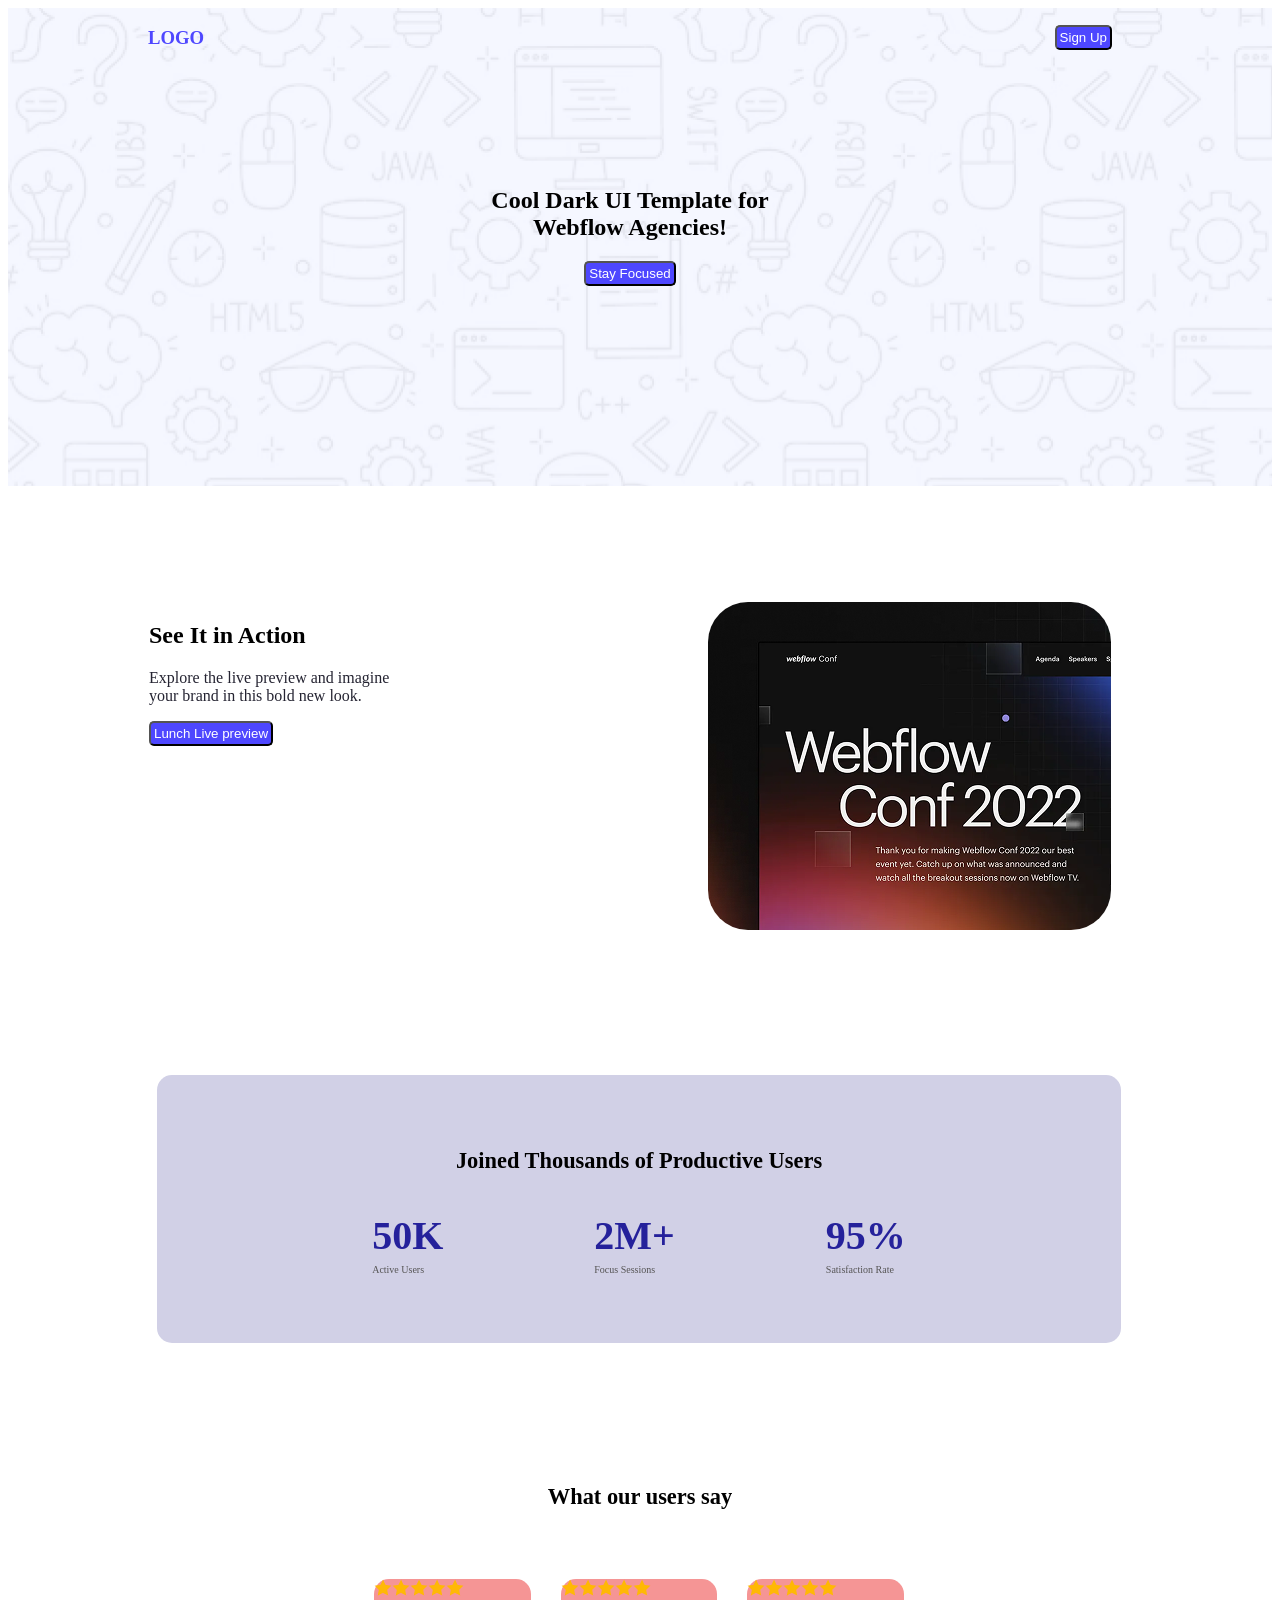
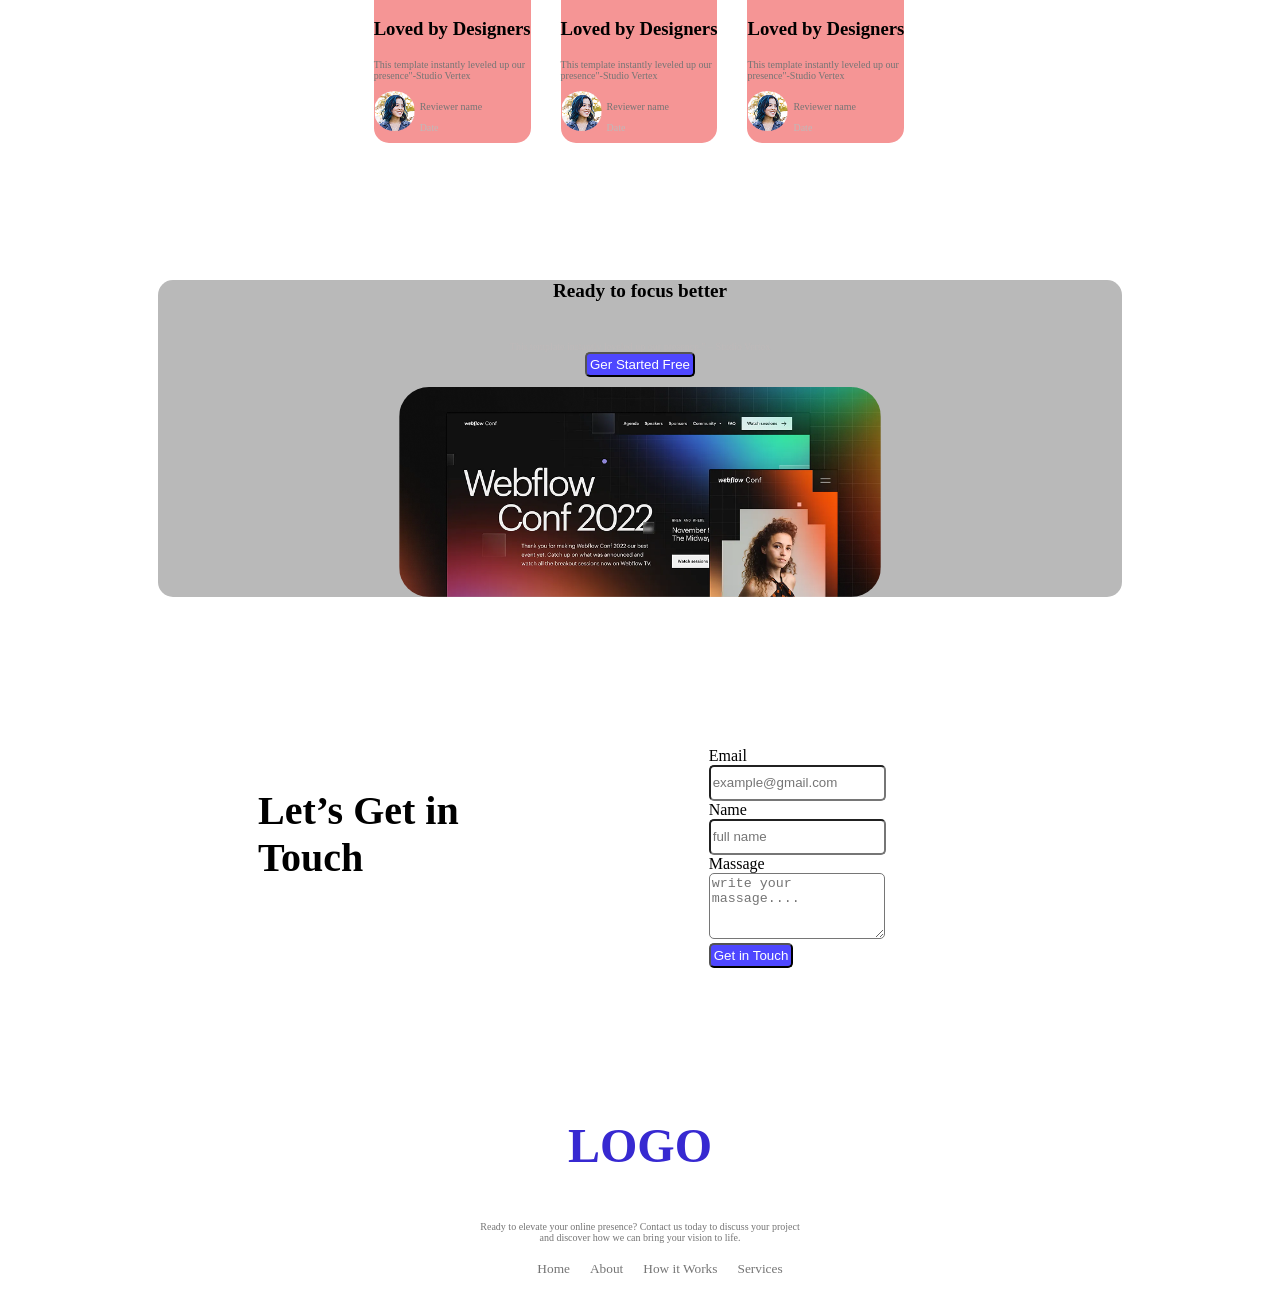
<file: index.html>
<!DOCTYPE html>
<html lang="en">
<head>
    <meta charset="UTF-8">
    <meta name="viewport" content="width=device-width, initial-scale=1.0">
    <title>My first Assainment</title>
    <link rel="stylesheet" href="style.css">
</head>
<body>
    <header>
        <nav class="banner">
            <div class="Papa">
<div class="color">
    <h3>LOGO</h3>
</div>
<div><a><button class="btn-1">Sign Up</button></a></div>
            </div>
            <div class="text-1">
<h1>Cool Dark UI Template for <br> Webflow Agencies!</h1>
<a href=""><button class="btn-1">Stay Focused</button></a>
            </div>
        </nav>
    </header>
   <main>
<div class="sec-2">
    <div><h2>See It in Action</h2>
    <p class="sub">
Explore the live preview and imagine <br>your brand in this bold new look.</p>
    <a href=""><button class="btn-1">Lunch Live preview</button></a>  </div>
    <div class="sub-sec"><img class="no-1" src="Assets/wc-mini.png" alt=""></div>
</div>
<div class="sec-3">
    <p class="user">Joined Thousands of Productive Users</p>
<div class="sec-31">
    <div class="u"><p><span class="s">50K</span><br><span class="s2">Active Users</span></p></div>
    <div class="u"><p><span class="s">2M+</span><br><span class="s2">Focus Sessions</span></p></div>
   <div class="u"><p><span class="s">95%</span><br><span class="s2">Satisfaction Rate</span></p></div>
</div>
</div>
<section class="bor">
    <h2 class="user"><b>What our users say</b></h2>
    <div class="sec-4">
        <div class="sec41">
            <div class="star">
                <div class="istar"><img src="Assets/icon-star.png" alt=""></div>
                <div class="istar"><img src="Assets/icon-star.png" alt=""></div>
                <div class="istar"><img src="Assets/icon-star.png" alt=""></div>
                <div class="istar"><img src="Assets/icon-star.png" alt=""></div>
                <div class="istar"><img src="Assets/icon-star.png" alt=""></div>
            </div>
        <h3>Loved by Designers</h3>
        <p class="black">This template instantly leveled up our <br>presence"-Studio Vertex</p> <div class="pho">
<div class="img">
    <img class="rev" src="Assets/avatar.png" alt="">
</div>
<div class="nam">
    <p class="ma">Reviewer name</p>
    <p class="da">Date</p>
</div>
        </div>
       </div>
       <div class="sec41">
            <div class="star">
                <div class="istar"><img src="Assets/icon-star.png" alt=""></div>
                <div class="istar"><img src="Assets/icon-star.png" alt=""></div>
                <div class="istar"><img src="Assets/icon-star.png" alt=""></div>
                <div class="istar"><img src="Assets/icon-star.png" alt=""></div>
                <div class="istar"><img src="Assets/icon-star.png" alt=""></div>
            </div>
        <h3>Loved by Designers</h3>
        <p class="black">This template instantly leveled up our <br>presence"-Studio Vertex</p> <div class="pho">
<div class="img">
    <img class="rev" src="Assets/avatar.png" alt="">
</div>
<div class="nam">
    <p class="ma">Reviewer name</p>
    <p class="da">Date</p>
</div>
        </div>
       </div>
       <div class="sec41">
            <div class="star">
                <div class="istar"><img src="Assets/icon-star.png" alt=""></div>
                <div class="istar"><img src="Assets/icon-star.png" alt=""></div>
                <div class="istar"><img src="Assets/icon-star.png" alt=""></div>
                <div class="istar"><img src="Assets/icon-star.png" alt=""></div>
                <div class="istar"><img src="Assets/icon-star.png" alt=""></div>
            </div>
        <h3>Loved by Designers</h3>
        <p class="black">This template instantly leveled up our <br>presence"-Studio Vertex</p> <div class="pho">
<div class="img">
    <img class="rev" src="Assets/avatar.png" alt="">
</div>
<div class="nam">
    <p class="ma">Reviewer name</p>
    <p class="da">Date</p>
</div>
        </div>
       </div>
        
    </div>
</section>
<section class="alt">
<p class="red">Ready to focus better</p>
<p class="sma">This template instantly leveled up our presence.” – Studio Vertex <br> <a href=""><button class="btn-1">Ger Started Free</button></a></p>
<img class="fin" src="Assets/wc-big.png" alt="">
</section>
<section class="labe">
    <div class="forms">
        <div class="en"><p><strong>Let’s Get in <br> Touch</strong></p></div>
        <div class="em">
            <form>
                <label for="email">Email</label> <br>
                <input type="email" name="" id="for" placeholder="example@gmail.com"><br>
                <label for="name">Name</label><br>
                <input type="text" name="" id="ful" placeholder="full name"><br> <label for="massage">Massage</label><br>
                <textarea name="" id="mass">write your massage....
                </textarea>
                <br><input class="btn-1" type="submit" value="Get in Touch">
            </form>
        </div>
    </div>
</section>
   </main> 
   <footer>
    <div class="finish">
        <div class="not">
        <a href=""><p class="log">LOGO</p></a>
        <p class="pun">Ready to elevate your online presence? Contact us today to discuss your project <br> and discover how we can bring your vision to life.</p></div>
        <div>
            <ul class="nav">
                <li><a href="">Home</a></li>
                <li><a href="">About</a></li>
                <li><a href="">How it Works</a></li>
                <li><a href="">Services</a></li>
            </ul>
        </div>
    </div>
   </footer>
</body>
</html>
</file>
<file: style.css>
.color{list-style: none;
color: #4E47FF; }
.btn-1{color: #FFFFFF; 
   background-color: #4E47FF; border-radius:5px ;  padding: 3PX; }
   .Papa{display: flex; 
   justify-content: space-between; 
  align-items: center;
      }
  .text-1{text-align: center;
  margin-top: 120px; padding-bottom: 200px;}
 .banner{background: url('../Assets/Hero-bg.png');
   background-repeat: no-repeat;
    background-size: 144opx 698px;
 padding-left: 140px; padding-right: 160px;}
 .sub{color: #252432;}
 .no-1{border-radius: 40px;}
 .sec-2{display: flex; justify-content: space-between;
margin-left: 141px; margin-right: 161px; margin-top: 116px;}
.sec-3{background-color: #d1d0e6;
 border-radius: 15px;
padding: 50px 80px; margin-top: 141px; margin-left: 149px; margin-right: 151px; margin-bottom: 141px;}
.user{text-align: center;
font-size: 1.4em; font-weight: bold;}
.s{font-size: 2.5em; color: #25219b; font-weight: bold;}
.s2{font-size: x-small; color: #555454;}
.sec-31{display: flex; 
gap: 151px; align-items: center;align-self: center; 
 justify-content: center; }
.star{display: flex;}
.black{color: #757575; font-size: x-small;}
.pho{display: flex; gap: 5px;}
.rev{border-radius: 100%;}
.ma{font-size: x-small; color: #757575;} .da{font-size: x-small;color: #beb9b9;} 
.sec41{background-color: #f59595; 
border-radius: 15px;}
.sec-4{display: flex; gap: 30px; 
justify-content: center; margin-bottom: 137px; margin-left: 149px; margin-right: 151px; padding-top: 50px;}
.bor{background-color:white ;}
.red{font-size: larger; font-weight: bold; text-align: center; padding-bottom: 20px;}
.sma{font-size: x-small; color: #beb9b9; text-align: center;}
.fin{border-radius: 30px;
display: block; margin: auto; width: 50%;}
.alt{background-color: #b9b9b9; border-radius: 15px; margin: 0px 150px 150px 150px;}
.en{font-size: 2.5em;}
.forms{display: flex; gap: 250px;}
#for{height: 30px; border-radius: 5px;} #ful{height: 30px; border-radius: 5px;} #mass{height: 60px; width: 170px; border-radius: 5px; color: #757575;}
.labe{margin-left: 250px; margin-bottom: 150px; margin-right: 150px;}
.log{text-decoration: none; font-size: 3em; color: #3729d1; font-weight: 600; text-align: center;}
.pun{font-size: x-small; color: #757575; text-align: center;}
.nav{display: flex; list-style: none; gap: 20px; justify-content: center;} 
.nav li a{text-decoration: none; font-size: smaller; color: #757575;}
.not a{text-decoration: none;}
</file>
